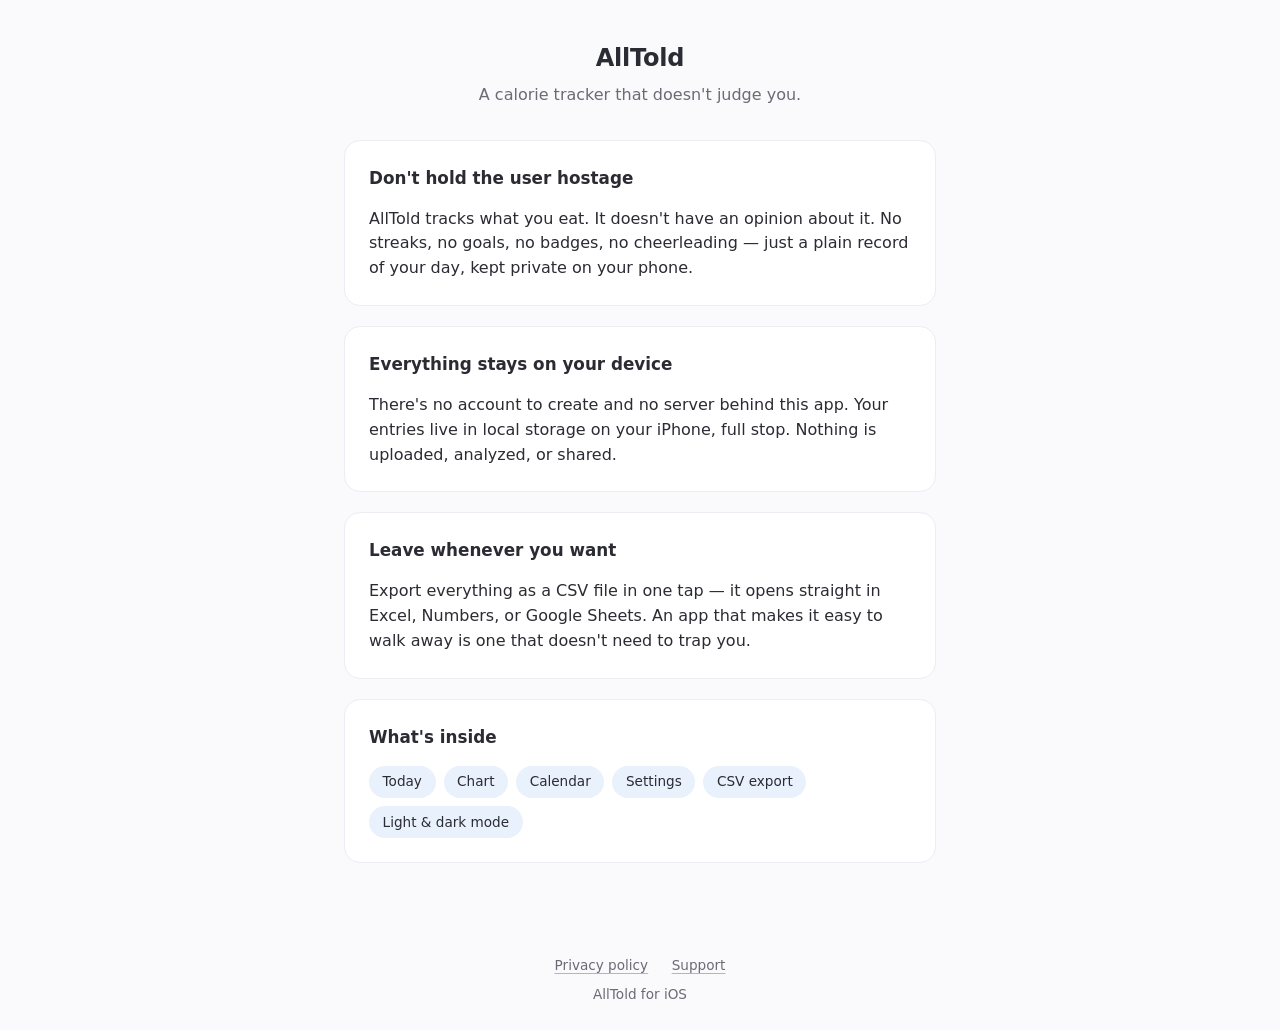
<file: index.html>
<!DOCTYPE html>
<html lang="en">
<head>
  <meta charset="UTF-8">
  <meta name="viewport" content="width=device-width, initial-scale=1.0">
  <title>AllTold — a calorie tracker that doesn't judge you</title>
  <meta name="description" content="AllTold is a calorie tracker with no streaks, no goals, no shame, and no account. Everything stays on your device.">
  <link rel="stylesheet" href="style.css">
</head>
<body>
  <header>
    <div class="wordmark">AllTold</div>
    <div class="tagline">A calorie tracker that doesn't judge you.</div>
  </header>

  <main>
    <div class="card">
      <h2>Don't hold the user hostage</h2>
      <p>
        AllTold tracks what you eat. It doesn't have an opinion about it.
        No streaks, no goals, no badges, no cheerleading — just a plain
        record of your day, kept private on your phone.
      </p>
    </div>

    <div class="card">
      <h2>Everything stays on your device</h2>
      <p>
        There's no account to create and no server behind this app.
        Your entries live in local storage on your iPhone, full stop.
        Nothing is uploaded, analyzed, or shared.
      </p>
    </div>

    <div class="card">
      <h2>Leave whenever you want</h2>
      <p>
        Export everything as a CSV file in one tap — it opens straight
        in Excel, Numbers, or Google Sheets. An app that makes it easy to
        walk away is one that doesn't need to trap you.
      </p>
    </div>

    <div class="card">
      <h2>What's inside</h2>
      <div class="pill-row">
        <span class="pill">Today</span>
        <span class="pill">Chart</span>
        <span class="pill">Calendar</span>
        <span class="pill">Settings</span>
        <span class="pill">CSV export</span>
        <span class="pill">Light &amp; dark mode</span>
      </div>
    </div>
  </main>

  <footer>
    <nav>
      <a href="privacy.html">Privacy policy</a>
      <a href="support.html">Support</a>
    </nav>
    <div>AllTold for iOS</div>
  </footer>
</body>
</html>
</file>
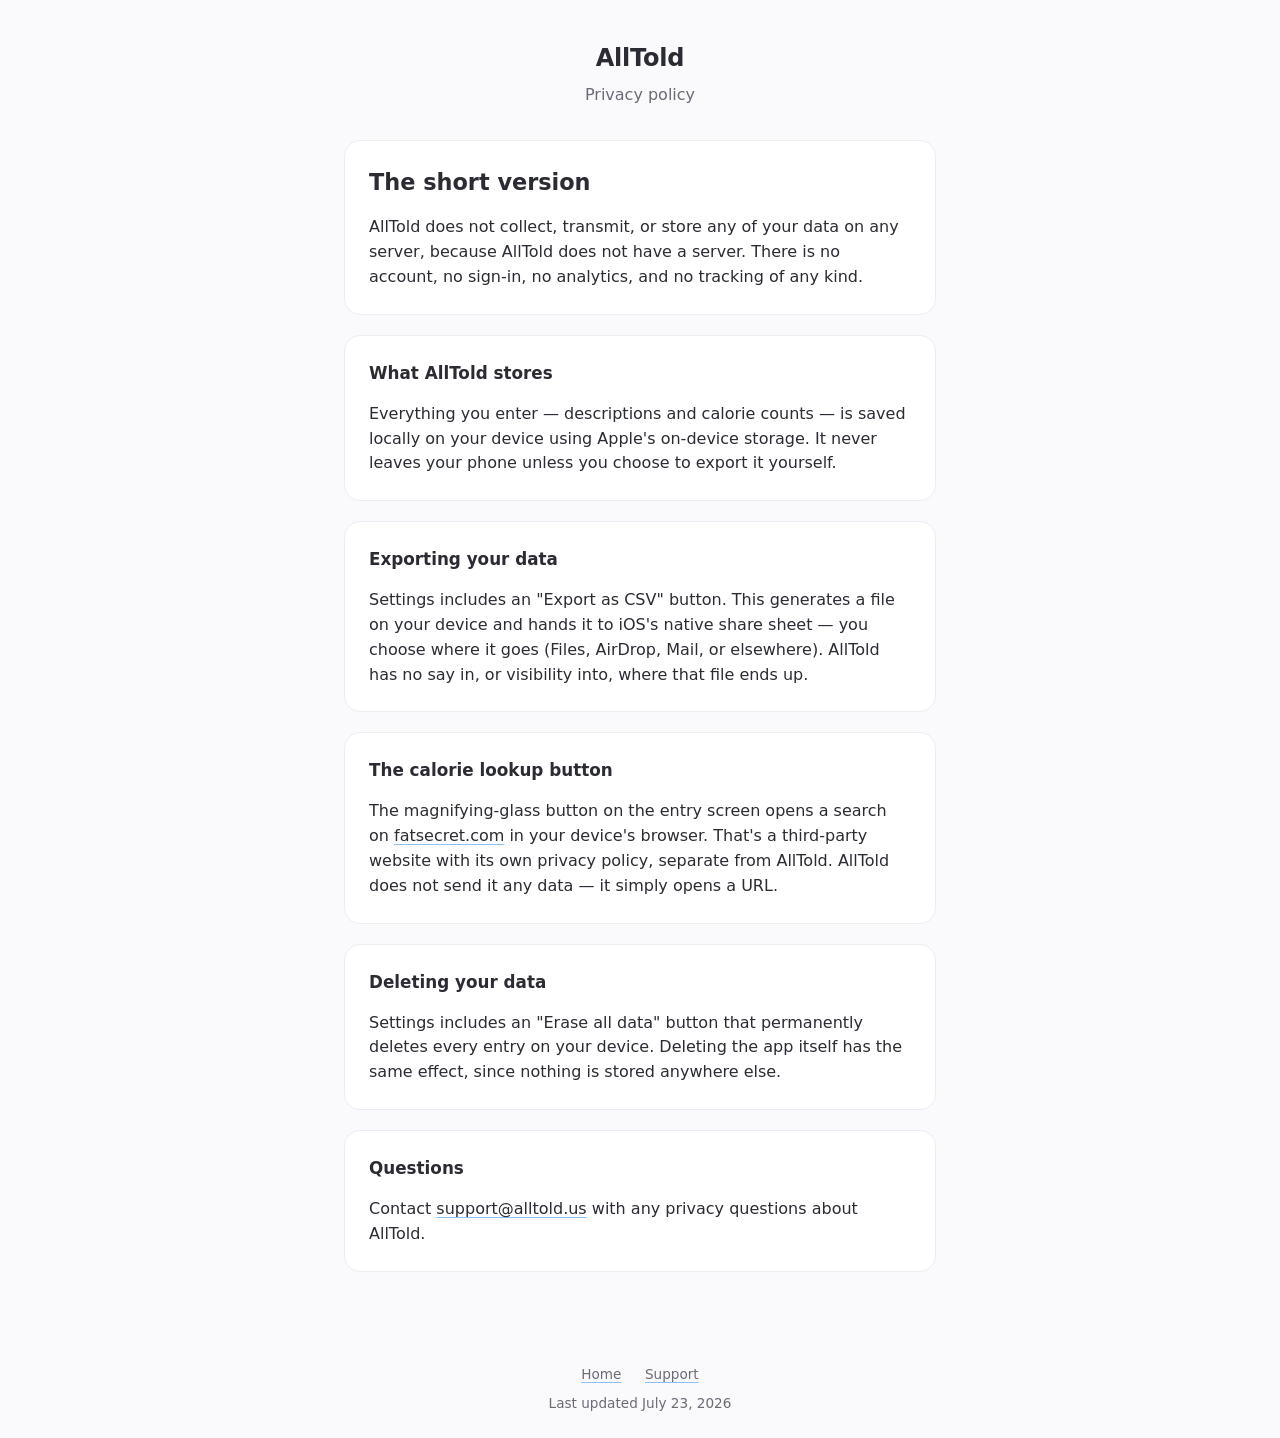
<file: privacy.html>
<!DOCTYPE html>
<html lang="en">
<head>
  <meta charset="UTF-8">
  <meta name="viewport" content="width=device-width, initial-scale=1.0">
  <title>Privacy policy — AllTold</title>
  <link rel="stylesheet" href="style.css">
</head>
<body>
  <header>
    <div class="wordmark">AllTold</div>
    <div class="tagline">Privacy policy</div>
  </header>

  <main>
    <div class="card">
      <h1>The short version</h1>
      <p>
        AllTold does not collect, transmit, or store any of your data on
        any server, because AllTold does not have a server. There is no
        account, no sign-in, no analytics, and no tracking of any kind.
      </p>
    </div>

    <div class="card">
      <h2>What AllTold stores</h2>
      <p>
        Everything you enter — descriptions and calorie counts — is saved
        locally on your device using Apple's on-device storage. It never
        leaves your phone unless you choose to export it yourself.
      </p>
    </div>

    <div class="card">
      <h2>Exporting your data</h2>
      <p>
        Settings includes an "Export as CSV" button. This generates a
        file on your device and hands it to iOS's native share sheet —
        you choose where it goes (Files, AirDrop, Mail, or elsewhere).
        AllTold has no say in, or visibility into, where that file ends up.
      </p>
    </div>

    <div class="card">
      <h2>The calorie lookup button</h2>
      <p>
        The magnifying-glass button on the entry screen opens a search on
        <a href="https://www.fatsecret.com" target="_blank" rel="noopener">fatsecret.com</a>
        in your device's browser. That's a third-party website with its
        own privacy policy, separate from AllTold. AllTold does not send
        it any data — it simply opens a URL.
      </p>
    </div>

    <div class="card">
      <h2>Deleting your data</h2>
      <p>
        Settings includes an "Erase all data" button that permanently
        deletes every entry on your device. Deleting the app itself has
        the same effect, since nothing is stored anywhere else.
      </p>
    </div>

    <div class="card">
      <h2>Questions</h2>
      <p>
        Contact <a href="mailto:support@alltold.us">support@alltold.us</a>
        with any privacy questions about AllTold.
      </p>
    </div>
  </main>

  <footer>
    <nav>
      <a href="index.html">Home</a>
      <a href="support.html">Support</a>
    </nav>
    <div>Last updated July 23, 2026</div>
  </footer>
</body>
</html>
</file>
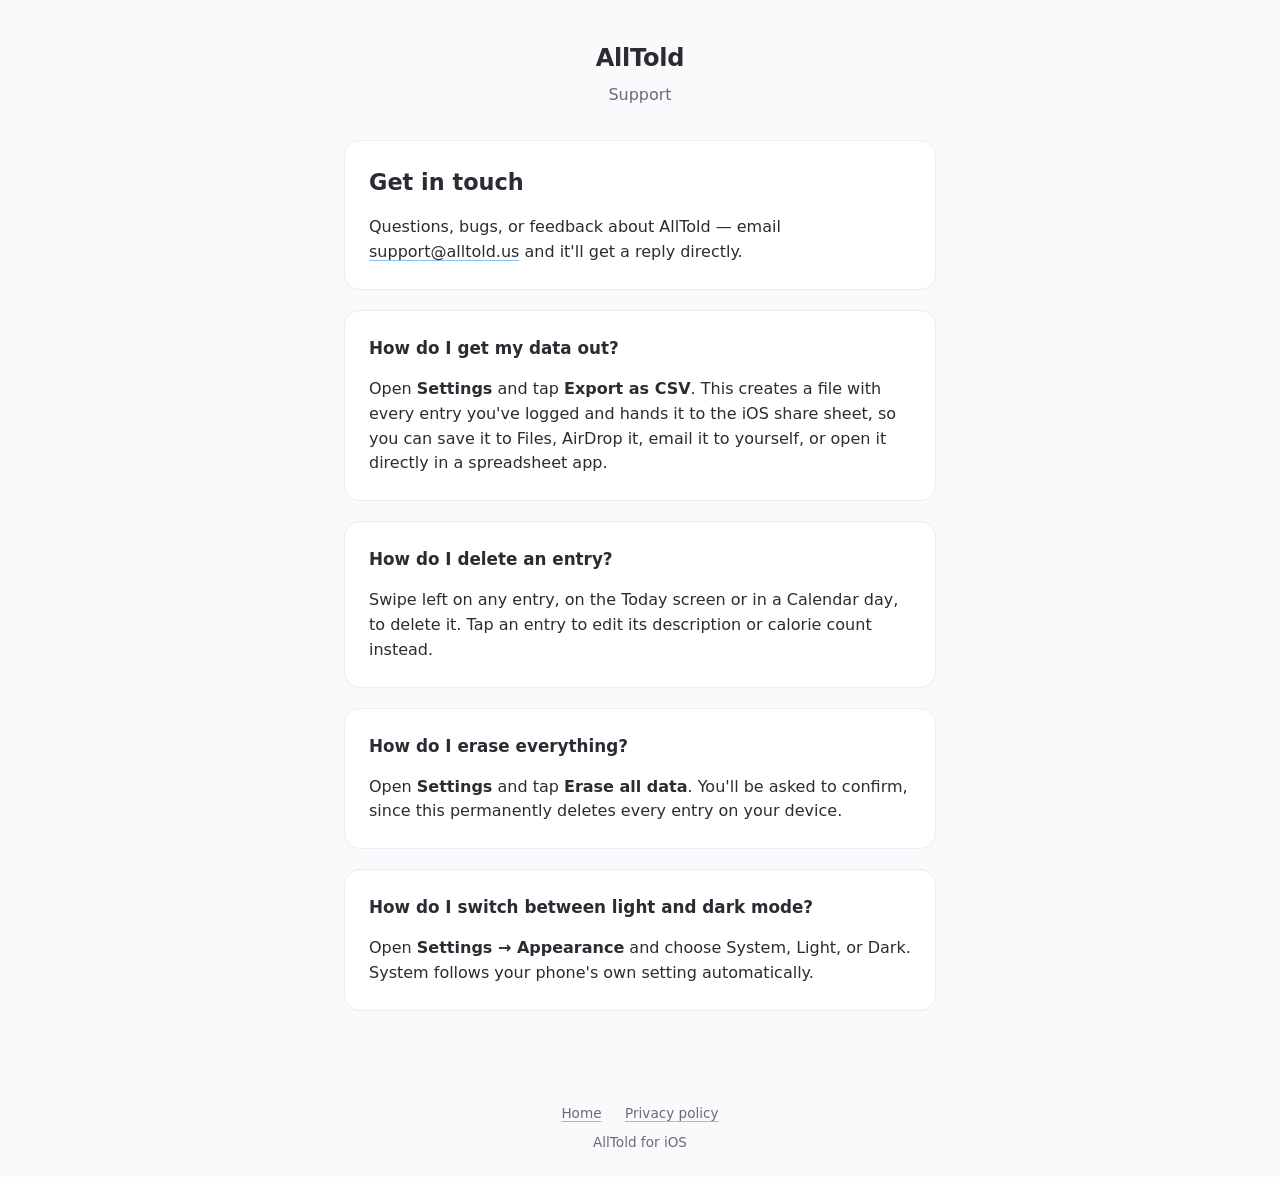
<file: support.html>
<!DOCTYPE html>
<html lang="en">
<head>
  <meta charset="UTF-8">
  <meta name="viewport" content="width=device-width, initial-scale=1.0">
  <title>Support — AllTold</title>
  <link rel="stylesheet" href="style.css">
</head>
<body>
  <header>
    <div class="wordmark">AllTold</div>
    <div class="tagline">Support</div>
  </header>

  <main>
    <div class="card">
      <h1>Get in touch</h1>
      <p>
        Questions, bugs, or feedback about AllTold — email
        <a href="mailto:support@alltold.us">support@alltold.us</a>
        and it'll get a reply directly.
      </p>
    </div>

    <div class="card">
      <h2>How do I get my data out?</h2>
      <p>
        Open <strong>Settings</strong> and tap <strong>Export as CSV</strong>.
        This creates a file with every entry you've logged and hands it
        to the iOS share sheet, so you can save it to Files, AirDrop it,
        email it to yourself, or open it directly in a spreadsheet app.
      </p>
    </div>

    <div class="card">
      <h2>How do I delete an entry?</h2>
      <p>
        Swipe left on any entry, on the Today screen or in a Calendar
        day, to delete it. Tap an entry to edit its description or
        calorie count instead.
      </p>
    </div>

    <div class="card">
      <h2>How do I erase everything?</h2>
      <p>
        Open <strong>Settings</strong> and tap <strong>Erase all data</strong>.
        You'll be asked to confirm, since this permanently deletes every
        entry on your device.
      </p>
    </div>

    <div class="card">
      <h2>How do I switch between light and dark mode?</h2>
      <p>
        Open <strong>Settings → Appearance</strong> and choose System,
        Light, or Dark. System follows your phone's own setting
        automatically.
      </p>
    </div>
  </main>

  <footer>
    <nav>
      <a href="index.html">Home</a>
      <a href="privacy.html">Privacy policy</a>
    </nav>
    <div>AllTold for iOS</div>
  </footer>
</body>
</html>
</file>
<file: style.css>
:root {
  --bg: #faf9fc;
  --card: #ffffff;
  --text: #2b2b33;
  --muted: #6b6b76;
  --accent: #8cbff2;
  --accent-soft: #e8f1fc;
  --border: #ececf2;
}

* { box-sizing: border-box; }

html, body {
  margin: 0;
  padding: 0;
  background: var(--bg);
  color: var(--text);
  font-family: -apple-system, "Segoe UI", system-ui, Roboto, sans-serif;
  line-height: 1.55;
}

body {
  display: flex;
  flex-direction: column;
  min-height: 100vh;
}

a { color: var(--text); text-decoration-color: var(--accent); text-underline-offset: 3px; }
a:hover { text-decoration-color: var(--text); }

header {
  padding: 2.5rem 1.5rem 1rem;
  text-align: center;
}

header .wordmark {
  font-size: 1.5rem;
  font-weight: 600;
  letter-spacing: -0.01em;
}

header .tagline {
  color: var(--muted);
  margin-top: 0.35rem;
  font-size: 1rem;
}

main {
  flex: 1;
  width: 100%;
  max-width: 640px;
  margin: 0 auto;
  padding: 1rem 1.5rem 3rem;
}

.card {
  background: var(--card);
  border: 1px solid var(--border);
  border-radius: 16px;
  padding: 1.5rem;
  margin-bottom: 1.25rem;
}

.card h2 {
  margin: 0 0 0.6rem;
  font-size: 1.05rem;
}

.card p:last-child { margin-bottom: 0; }

.pill-row {
  display: flex;
  flex-wrap: wrap;
  gap: 0.5rem;
  margin-top: 1rem;
}

.pill {
  background: var(--accent-soft);
  color: var(--text);
  border-radius: 999px;
  padding: 0.35rem 0.85rem;
  font-size: 0.85rem;
}

footer {
  text-align: center;
  padding: 1.5rem;
  color: var(--muted);
  font-size: 0.85rem;
}

footer nav {
  margin-bottom: 0.5rem;
}

footer nav a {
  color: var(--muted);
  margin: 0 0.6rem;
}

h1 { font-size: 1.4rem; margin-top: 0; }

@media (prefers-color-scheme: dark) {
  :root {
    --bg: #17171c;
    --card: #212127;
    --text: #ecebf1;
    --muted: #9a99a6;
    --accent: #8cbff2;
    --accent-soft: #26344a;
    --border: #2c2c34;
  }
}
</file>
